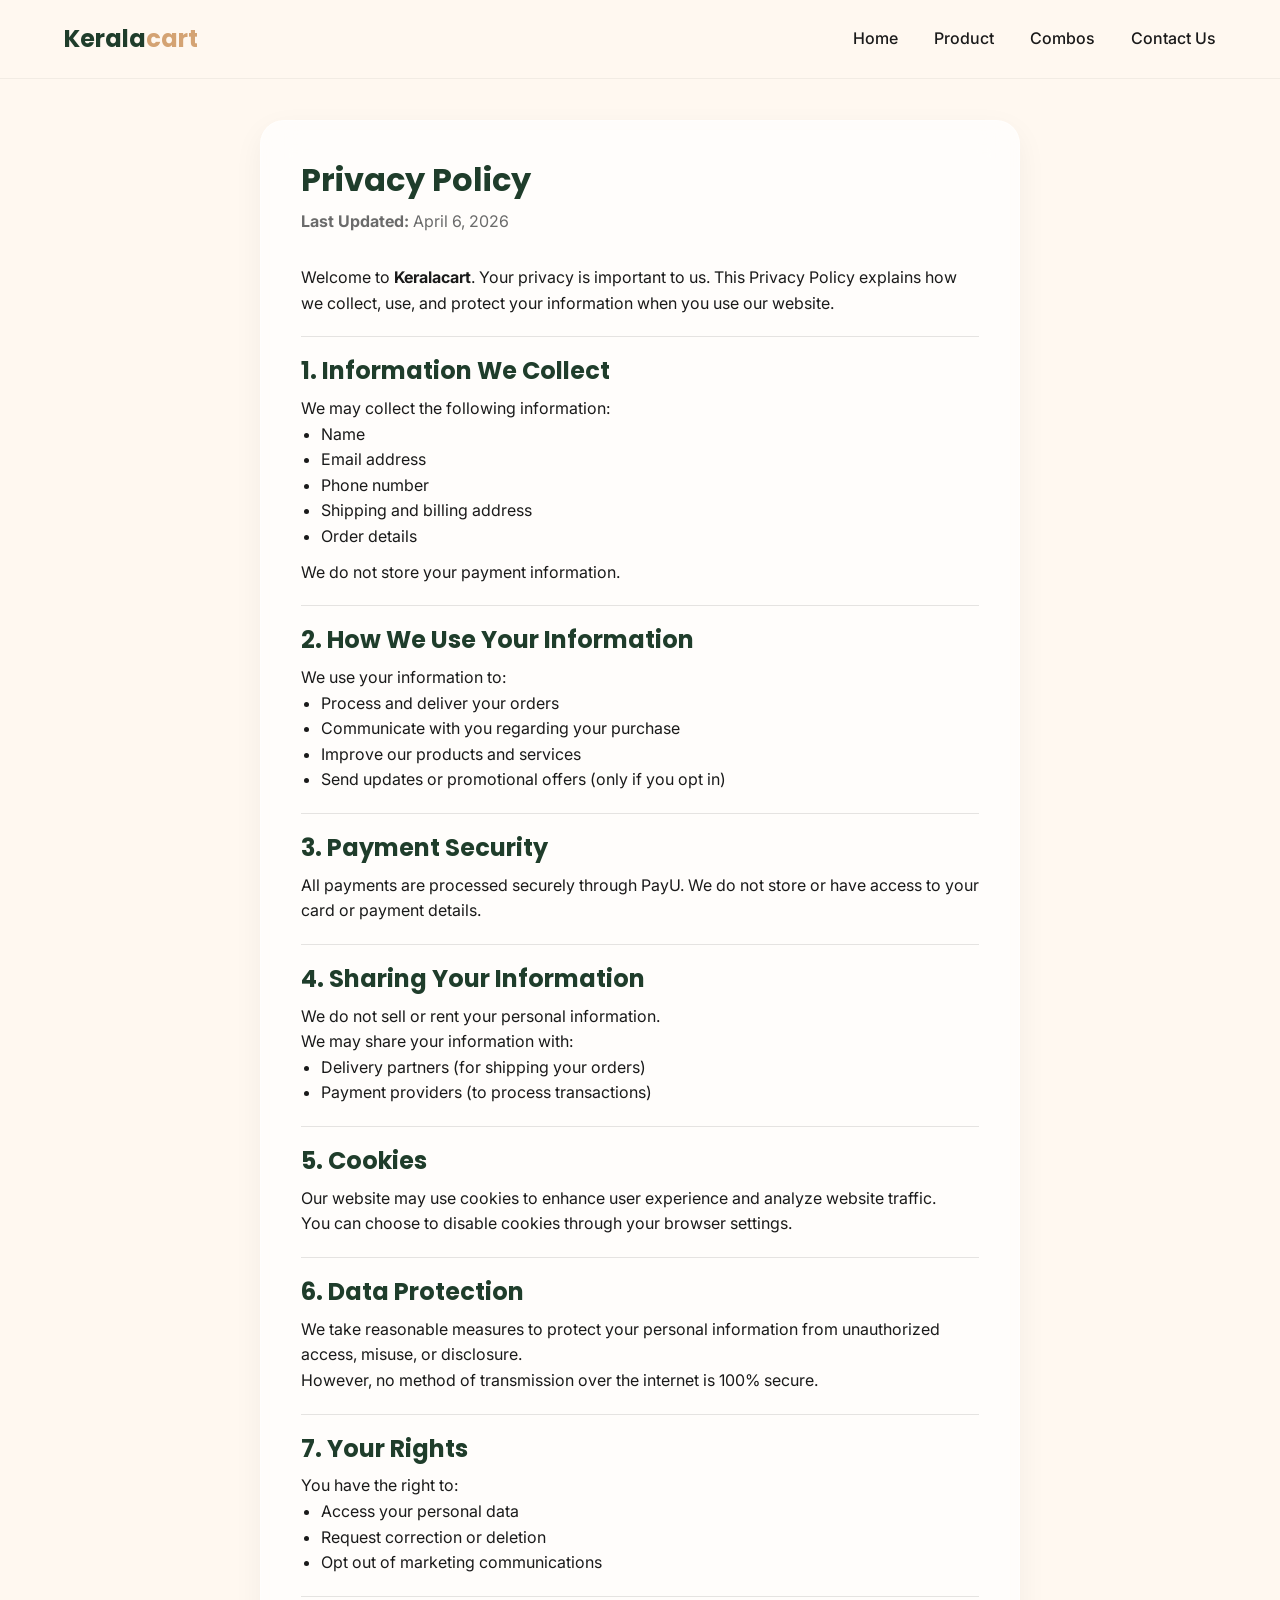
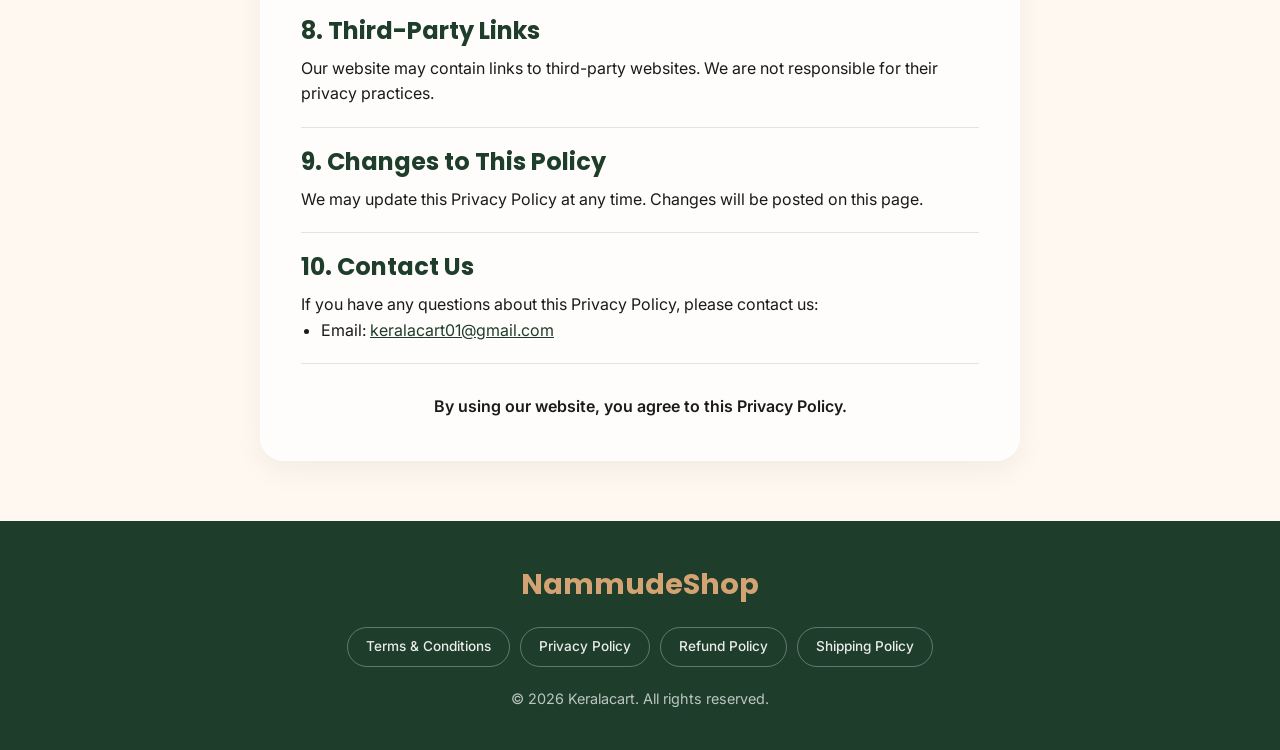
<file: privacy.html>
<!DOCTYPE html>
<html lang="en">
<head>
    <meta charset="UTF-8">
    <meta name="viewport" content="width=device-width, initial-scale=1.0">
    <title>Privacy Policy | Keralacart</title>
    <link rel="preconnect" href="https://fonts.googleapis.com">
    <link rel="preconnect" href="https://fonts.gstatic.com" crossorigin>
    <link href="https://fonts.googleapis.com/css2?family=Inter:wght@400;500;600&family=Poppins:wght@600;700&display=swap" rel="stylesheet">
    <link rel="stylesheet" href="style.css">
</head>
<body style="background-color: var(--background);">
    <!-- Navbar -->
    <header class="navbar">
        <div class="logo"><a href="index.html">Kerala<span>cart</span></a></div>
        <nav>
            <a href="index.html">Home</a>
            <a href="index.html#product">Product</a>
            <a href="index.html#pricing">Combos</a>
            <a href="index.html#contact">Contact Us</a>
        </nav>
    </header>

    <div class="container" style="padding-top: 120px; padding-bottom: 60px; max-width: 800px;">
        <div class="glass-panel" style="padding: 40px; text-align: left;">
            <h1 style="margin-bottom: 10px;">Privacy Policy</h1>
            <p style="color: var(--text-light); margin-bottom: 30px;"><strong>Last Updated:</strong> April 6, 2026</p>

            <p>Welcome to <strong>Keralacart</strong>. Your privacy is important to us. This Privacy Policy explains how we collect, use, and protect your information when you use our website.</p>
            <hr style="margin: 20px 0; border: none; border-top: 1px solid rgba(0,0,0,0.1);">

            <h2 style="font-size: 1.5rem; margin-top: 20px; margin-bottom: 10px;">1. Information We Collect</h2>
            <p>We may collect the following information:</p>
            <ul style="margin-left: 20px; margin-bottom: 10px;">
                <li>Name</li>
                <li>Email address</li>
                <li>Phone number</li>
                <li>Shipping and billing address</li>
                <li>Order details</li>
            </ul>
            <p>We do not store your payment information.</p>
            <hr style="margin: 20px 0; border: none; border-top: 1px solid rgba(0,0,0,0.1);">

            <h2 style="font-size: 1.5rem; margin-top: 20px; margin-bottom: 10px;">2. How We Use Your Information</h2>
            <p>We use your information to:</p>
            <ul style="margin-left: 20px; margin-bottom: 10px;">
                <li>Process and deliver your orders</li>
                <li>Communicate with you regarding your purchase</li>
                <li>Improve our products and services</li>
                <li>Send updates or promotional offers (only if you opt in)</li>
            </ul>
            <hr style="margin: 20px 0; border: none; border-top: 1px solid rgba(0,0,0,0.1);">

            <h2 style="font-size: 1.5rem; margin-top: 20px; margin-bottom: 10px;">3. Payment Security</h2>
            <p>All payments are processed securely through PayU. We do not store or have access to your card or payment details.</p>
            <hr style="margin: 20px 0; border: none; border-top: 1px solid rgba(0,0,0,0.1);">

            <h2 style="font-size: 1.5rem; margin-top: 20px; margin-bottom: 10px;">4. Sharing Your Information</h2>
            <p>We do not sell or rent your personal information.</p>
            <p>We may share your information with:</p>
            <ul style="margin-left: 20px; margin-bottom: 10px;">
                <li>Delivery partners (for shipping your orders)</li>
                <li>Payment providers (to process transactions)</li>
            </ul>
            <hr style="margin: 20px 0; border: none; border-top: 1px solid rgba(0,0,0,0.1);">

            <h2 style="font-size: 1.5rem; margin-top: 20px; margin-bottom: 10px;">5. Cookies</h2>
            <p>Our website may use cookies to enhance user experience and analyze website traffic.</p>
            <p>You can choose to disable cookies through your browser settings.</p>
            <hr style="margin: 20px 0; border: none; border-top: 1px solid rgba(0,0,0,0.1);">

            <h2 style="font-size: 1.5rem; margin-top: 20px; margin-bottom: 10px;">6. Data Protection</h2>
            <p>We take reasonable measures to protect your personal information from unauthorized access, misuse, or disclosure.</p>
            <p>However, no method of transmission over the internet is 100% secure.</p>
            <hr style="margin: 20px 0; border: none; border-top: 1px solid rgba(0,0,0,0.1);">

            <h2 style="font-size: 1.5rem; margin-top: 20px; margin-bottom: 10px;">7. Your Rights</h2>
            <p>You have the right to:</p>
            <ul style="margin-left: 20px; margin-bottom: 10px;">
                <li>Access your personal data</li>
                <li>Request correction or deletion</li>
                <li>Opt out of marketing communications</li>
            </ul>
            <hr style="margin: 20px 0; border: none; border-top: 1px solid rgba(0,0,0,0.1);">

            <h2 style="font-size: 1.5rem; margin-top: 20px; margin-bottom: 10px;">8. Third-Party Links</h2>
            <p>Our website may contain links to third-party websites. We are not responsible for their privacy practices.</p>
            <hr style="margin: 20px 0; border: none; border-top: 1px solid rgba(0,0,0,0.1);">

            <h2 style="font-size: 1.5rem; margin-top: 20px; margin-bottom: 10px;">9. Changes to This Policy</h2>
            <p>We may update this Privacy Policy at any time. Changes will be posted on this page.</p>
            <hr style="margin: 20px 0; border: none; border-top: 1px solid rgba(0,0,0,0.1);">

            <h2 style="font-size: 1.5rem; margin-top: 20px; margin-bottom: 10px;">10. Contact Us</h2>
            <p>If you have any questions about this Privacy Policy, please contact us:</p>
            <ul style="margin-left: 20px; margin-bottom: 10px;">
                <li>Email: <a href="mailto:keralacart01@gmail.com" style="color: var(--primary); text-decoration: underline;">keralacart01@gmail.com</a></li>
            </ul>
            <hr style="margin: 20px 0; border: none; border-top: 1px solid rgba(0,0,0,0.1);">

            <p style="font-weight: 600; text-align: center; margin-top: 30px;">By using our website, you agree to this Privacy Policy.</p>
        </div>
    </div>

    <!-- Footer -->
    <footer style="background-color: var(--primary); color: var(--white); padding: 40px 0; text-align: center;">
        <div class="container footer-content">
            <div class="footer-brand" style="font-family: var(--font-heading); font-size: 1.8rem; font-weight: 700; margin-bottom: 10px; color: var(--accent);">NammudeShop</div>
                        <div class="policy-links" style="margin: 20px 0;">
                <a href="terms.html">Terms & Conditions</a>
                <a href="privacy.html">Privacy Policy</a>
                <a href="refund.html">Refund Policy</a>
                <a href="shipping.html">Shipping Policy</a>
            </div>
            <p style="color: rgba(255,255,255,0.7); font-size: 0.9rem;">© 2026 Keralacart. All rights reserved.</p>
        </div>
    </footer>
</body>
</html>
</file>
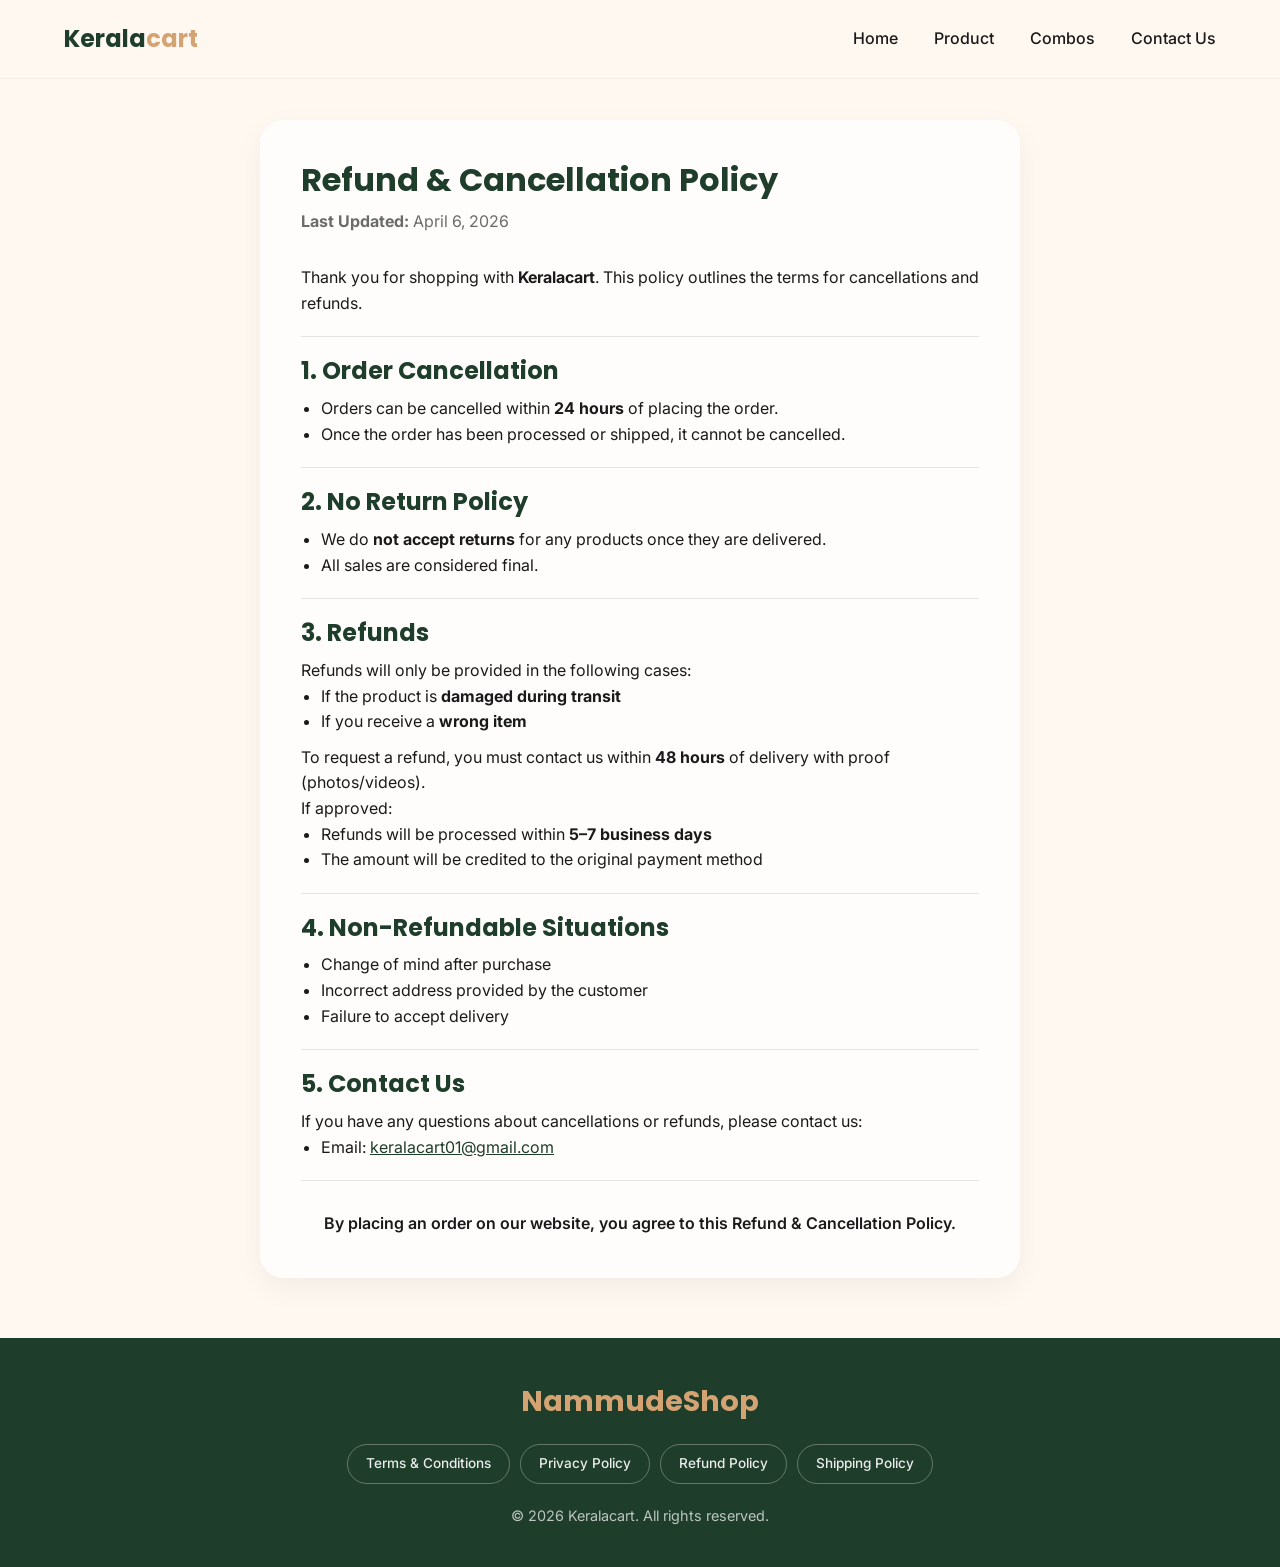
<file: refund.html>
<!DOCTYPE html>
<html lang="en">
<head>
    <meta charset="UTF-8">
    <meta name="viewport" content="width=device-width, initial-scale=1.0">
    <title>Refund & Cancellation Policy | Keralacart</title>
    <link rel="preconnect" href="https://fonts.googleapis.com">
    <link rel="preconnect" href="https://fonts.gstatic.com" crossorigin>
    <link href="https://fonts.googleapis.com/css2?family=Inter:wght@400;500;600&family=Poppins:wght@600;700&display=swap" rel="stylesheet">
    <link rel="stylesheet" href="style.css">
</head>
<body style="background-color: var(--background);">
    <!-- Navbar -->
    <header class="navbar">
        <div class="logo"><a href="index.html">Kerala<span>cart</span></a></div>
        <nav>
            <a href="index.html">Home</a>
            <a href="index.html#product">Product</a>
            <a href="index.html#pricing">Combos</a>
            <a href="index.html#contact">Contact Us</a>
        </nav>
    </header>

    <div class="container" style="padding-top: 120px; padding-bottom: 60px; max-width: 800px;">
        <div class="glass-panel" style="padding: 40px; text-align: left;">
            <h1 style="margin-bottom: 10px;">Refund & Cancellation Policy</h1>
            <p style="color: var(--text-light); margin-bottom: 30px;"><strong>Last Updated:</strong> April 6, 2026</p>

            <p>Thank you for shopping with <strong>Keralacart</strong>. This policy outlines the terms for cancellations and refunds.</p>
            <hr style="margin: 20px 0; border: none; border-top: 1px solid rgba(0,0,0,0.1);">

            <h2 style="font-size: 1.5rem; margin-top: 20px; margin-bottom: 10px;">1. Order Cancellation</h2>
            <ul style="margin-left: 20px; margin-bottom: 10px;">
                <li>Orders can be cancelled within <strong>24 hours</strong> of placing the order.</li>
                <li>Once the order has been processed or shipped, it cannot be cancelled.</li>
            </ul>
            <hr style="margin: 20px 0; border: none; border-top: 1px solid rgba(0,0,0,0.1);">

            <h2 style="font-size: 1.5rem; margin-top: 20px; margin-bottom: 10px;">2. No Return Policy</h2>
            <ul style="margin-left: 20px; margin-bottom: 10px;">
                <li>We do <strong>not accept returns</strong> for any products once they are delivered.</li>
                <li>All sales are considered final.</li>
            </ul>
            <hr style="margin: 20px 0; border: none; border-top: 1px solid rgba(0,0,0,0.1);">

            <h2 style="font-size: 1.5rem; margin-top: 20px; margin-bottom: 10px;">3. Refunds</h2>
            <p>Refunds will only be provided in the following cases:</p>
            <ul style="margin-left: 20px; margin-bottom: 10px;">
                <li>If the product is <strong>damaged during transit</strong></li>
                <li>If you receive a <strong>wrong item</strong></li>
            </ul>
            <p>To request a refund, you must contact us within <strong>48 hours</strong> of delivery with proof (photos/videos).</p>
            <p>If approved:</p>
            <ul style="margin-left: 20px; margin-bottom: 10px;">
                <li>Refunds will be processed within <strong>5–7 business days</strong></li>
                <li>The amount will be credited to the original payment method</li>
            </ul>
            <hr style="margin: 20px 0; border: none; border-top: 1px solid rgba(0,0,0,0.1);">

            <h2 style="font-size: 1.5rem; margin-top: 20px; margin-bottom: 10px;">4. Non-Refundable Situations</h2>
            <ul style="margin-left: 20px; margin-bottom: 10px;">
                <li>Change of mind after purchase</li>
                <li>Incorrect address provided by the customer</li>
                <li>Failure to accept delivery</li>
            </ul>
            <hr style="margin: 20px 0; border: none; border-top: 1px solid rgba(0,0,0,0.1);">

            <h2 style="font-size: 1.5rem; margin-top: 20px; margin-bottom: 10px;">5. Contact Us</h2>
            <p>If you have any questions about cancellations or refunds, please contact us:</p>
            <ul style="margin-left: 20px; margin-bottom: 10px;">
                <li>Email: <a href="mailto:keralacart01@gmail.com" style="color: var(--primary); text-decoration: underline;">keralacart01@gmail.com</a></li>
            </ul>
            <hr style="margin: 20px 0; border: none; border-top: 1px solid rgba(0,0,0,0.1);">

            <p style="font-weight: 600; text-align: center; margin-top: 30px;">By placing an order on our website, you agree to this Refund & Cancellation Policy.</p>
        </div>
    </div>

    <!-- Footer -->
    <footer style="background-color: var(--primary); color: var(--white); padding: 40px 0; text-align: center;">
        <div class="container footer-content">
            <div class="footer-brand" style="font-family: var(--font-heading); font-size: 1.8rem; font-weight: 700; margin-bottom: 10px; color: var(--accent);">NammudeShop</div>
                        <div class="policy-links" style="margin: 20px 0;">
                <a href="terms.html">Terms & Conditions</a>
                <a href="privacy.html">Privacy Policy</a>
                <a href="refund.html">Refund Policy</a>
                <a href="shipping.html">Shipping Policy</a>
            </div>
            <p style="color: rgba(255,255,255,0.7); font-size: 0.9rem;">© 2026 Keralacart. All rights reserved.</p>
        </div>
    </footer>
</body>
</html>
</file>
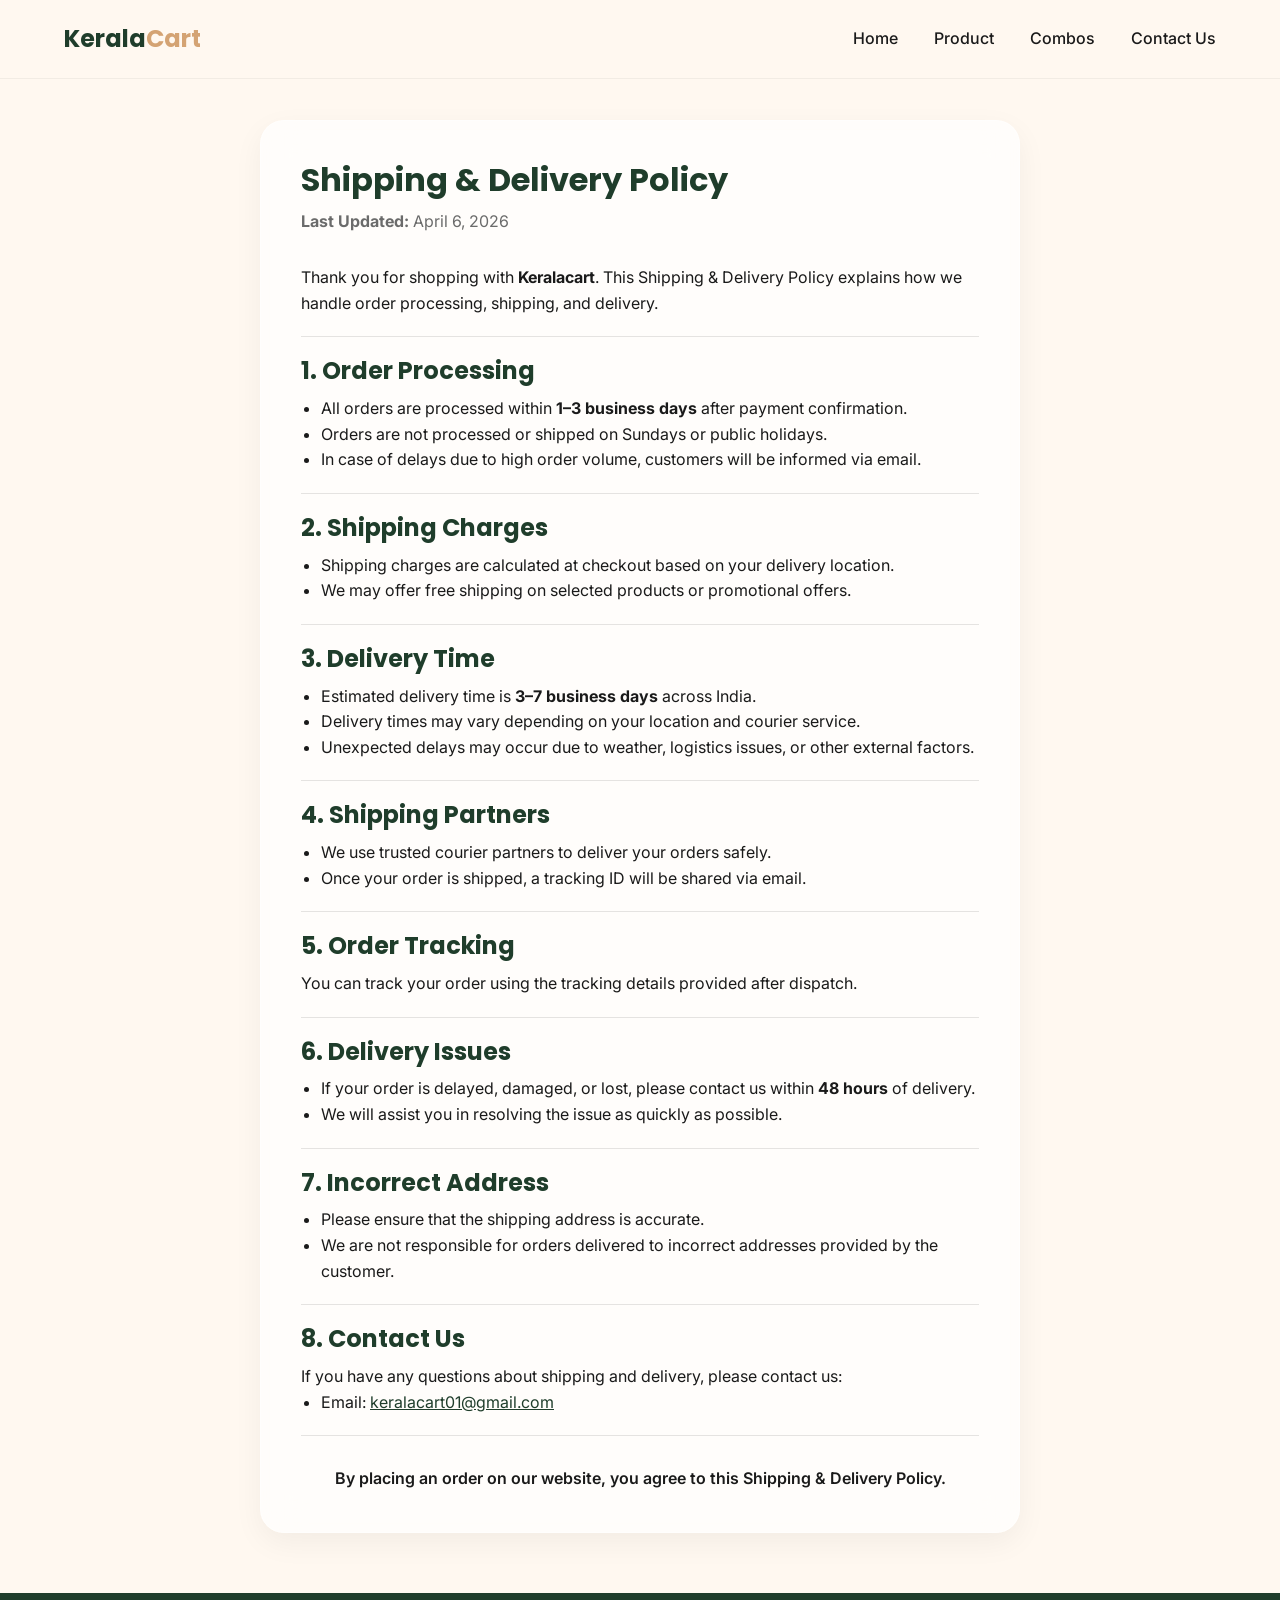
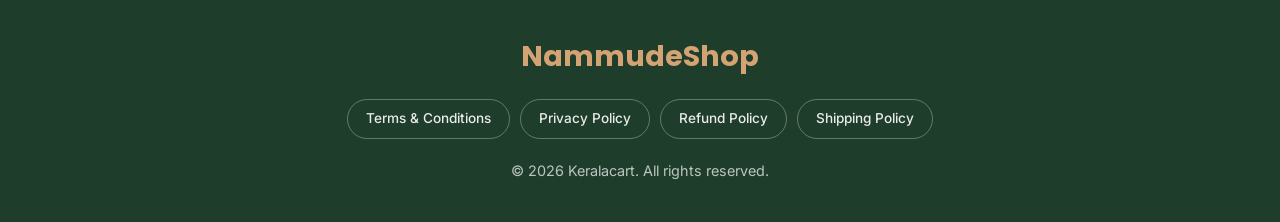
<file: shipping.html>
<!DOCTYPE html>
<html lang="en">
<head>
    <meta charset="UTF-8">
    <meta name="viewport" content="width=device-width, initial-scale=1.0">
    <title>Shipping & Delivery Policy | Keralacart</title>
    <link rel="preconnect" href="https://fonts.googleapis.com">
    <link rel="preconnect" href="https://fonts.gstatic.com" crossorigin>
    <link href="https://fonts.googleapis.com/css2?family=Inter:wght@400;500;600&family=Poppins:wght@600;700&display=swap" rel="stylesheet">
    <link rel="stylesheet" href="style.css">
</head>
<body style="background-color: var(--background);">
    <!-- Navbar -->
    <header class="navbar">
        <div class="logo"><a href="index.html">Kerala<span>Cart</span></a></div>
        <nav>
            <a href="index.html">Home</a>
            <a href="index.html#product">Product</a>
            <a href="index.html#pricing">Combos</a>
            <a href="index.html#contact">Contact Us</a>
        </nav>
    </header>

    <div class="container" style="padding-top: 120px; padding-bottom: 60px; max-width: 800px;">
        <div class="glass-panel" style="padding: 40px; text-align: left;">
            <h1 style="margin-bottom: 10px;">Shipping & Delivery Policy</h1>
            <p style="color: var(--text-light); margin-bottom: 30px;"><strong>Last Updated:</strong> April 6, 2026</p>

            <p>Thank you for shopping with <strong>Keralacart</strong>. This Shipping & Delivery Policy explains how we handle order processing, shipping, and delivery.</p>
            <hr style="margin: 20px 0; border: none; border-top: 1px solid rgba(0,0,0,0.1);">

            <h2 style="font-size: 1.5rem; margin-top: 20px; margin-bottom: 10px;">1. Order Processing</h2>
            <ul style="margin-left: 20px; margin-bottom: 10px;">
                <li>All orders are processed within <strong>1–3 business days</strong> after payment confirmation.</li>
                <li>Orders are not processed or shipped on Sundays or public holidays.</li>
                <li>In case of delays due to high order volume, customers will be informed via email.</li>
            </ul>
            <hr style="margin: 20px 0; border: none; border-top: 1px solid rgba(0,0,0,0.1);">

            <h2 style="font-size: 1.5rem; margin-top: 20px; margin-bottom: 10px;">2. Shipping Charges</h2>
            <ul style="margin-left: 20px; margin-bottom: 10px;">
                <li>Shipping charges are calculated at checkout based on your delivery location.</li>
                <li>We may offer free shipping on selected products or promotional offers.</li>
            </ul>
            <hr style="margin: 20px 0; border: none; border-top: 1px solid rgba(0,0,0,0.1);">

            <h2 style="font-size: 1.5rem; margin-top: 20px; margin-bottom: 10px;">3. Delivery Time</h2>
            <ul style="margin-left: 20px; margin-bottom: 10px;">
                <li>Estimated delivery time is <strong>3–7 business days</strong> across India.</li>
                <li>Delivery times may vary depending on your location and courier service.</li>
                <li>Unexpected delays may occur due to weather, logistics issues, or other external factors.</li>
            </ul>
            <hr style="margin: 20px 0; border: none; border-top: 1px solid rgba(0,0,0,0.1);">

            <h2 style="font-size: 1.5rem; margin-top: 20px; margin-bottom: 10px;">4. Shipping Partners</h2>
            <ul style="margin-left: 20px; margin-bottom: 10px;">
                <li>We use trusted courier partners to deliver your orders safely.</li>
                <li>Once your order is shipped, a tracking ID will be shared via email.</li>
            </ul>
            <hr style="margin: 20px 0; border: none; border-top: 1px solid rgba(0,0,0,0.1);">

            <h2 style="font-size: 1.5rem; margin-top: 20px; margin-bottom: 10px;">5. Order Tracking</h2>
            <p>You can track your order using the tracking details provided after dispatch.</p>
            <hr style="margin: 20px 0; border: none; border-top: 1px solid rgba(0,0,0,0.1);">

            <h2 style="font-size: 1.5rem; margin-top: 20px; margin-bottom: 10px;">6. Delivery Issues</h2>
            <ul style="margin-left: 20px; margin-bottom: 10px;">
                <li>If your order is delayed, damaged, or lost, please contact us within <strong>48 hours</strong> of delivery.</li>
                <li>We will assist you in resolving the issue as quickly as possible.</li>
            </ul>
            <hr style="margin: 20px 0; border: none; border-top: 1px solid rgba(0,0,0,0.1);">

            <h2 style="font-size: 1.5rem; margin-top: 20px; margin-bottom: 10px;">7. Incorrect Address</h2>
            <ul style="margin-left: 20px; margin-bottom: 10px;">
                <li>Please ensure that the shipping address is accurate.</li>
                <li>We are not responsible for orders delivered to incorrect addresses provided by the customer.</li>
            </ul>
            <hr style="margin: 20px 0; border: none; border-top: 1px solid rgba(0,0,0,0.1);">

            <h2 style="font-size: 1.5rem; margin-top: 20px; margin-bottom: 10px;">8. Contact Us</h2>
            <p>If you have any questions about shipping and delivery, please contact us:</p>
            <ul style="margin-left: 20px; margin-bottom: 10px;">
                <li>Email: <a href="mailto:keralacart01@gmail.com" style="color: var(--primary); text-decoration: underline;">keralacart01@gmail.com</a></li>
            </ul>
            <hr style="margin: 20px 0; border: none; border-top: 1px solid rgba(0,0,0,0.1);">

            <p style="font-weight: 600; text-align: center; margin-top: 30px;">By placing an order on our website, you agree to this Shipping & Delivery Policy.</p>
        </div>
    </div>

    <!-- Footer -->
    <footer style="background-color: var(--primary); color: var(--white); padding: 40px 0; text-align: center;">
        <div class="container footer-content">
            <div class="footer-brand" style="font-family: var(--font-heading); font-size: 1.8rem; font-weight: 700; margin-bottom: 10px; color: var(--accent);">NammudeShop</div>
                        <div class="policy-links" style="margin: 20px 0;">
                <a href="terms.html">Terms & Conditions</a>
                <a href="privacy.html">Privacy Policy</a>
                <a href="refund.html">Refund Policy</a>
                <a href="shipping.html">Shipping Policy</a>
            </div>
            <p style="color: rgba(255,255,255,0.7); font-size: 0.9rem;">© 2026 Keralacart. All rights reserved.</p>
        </div>
    </footer>
</body>
</html>
</file>
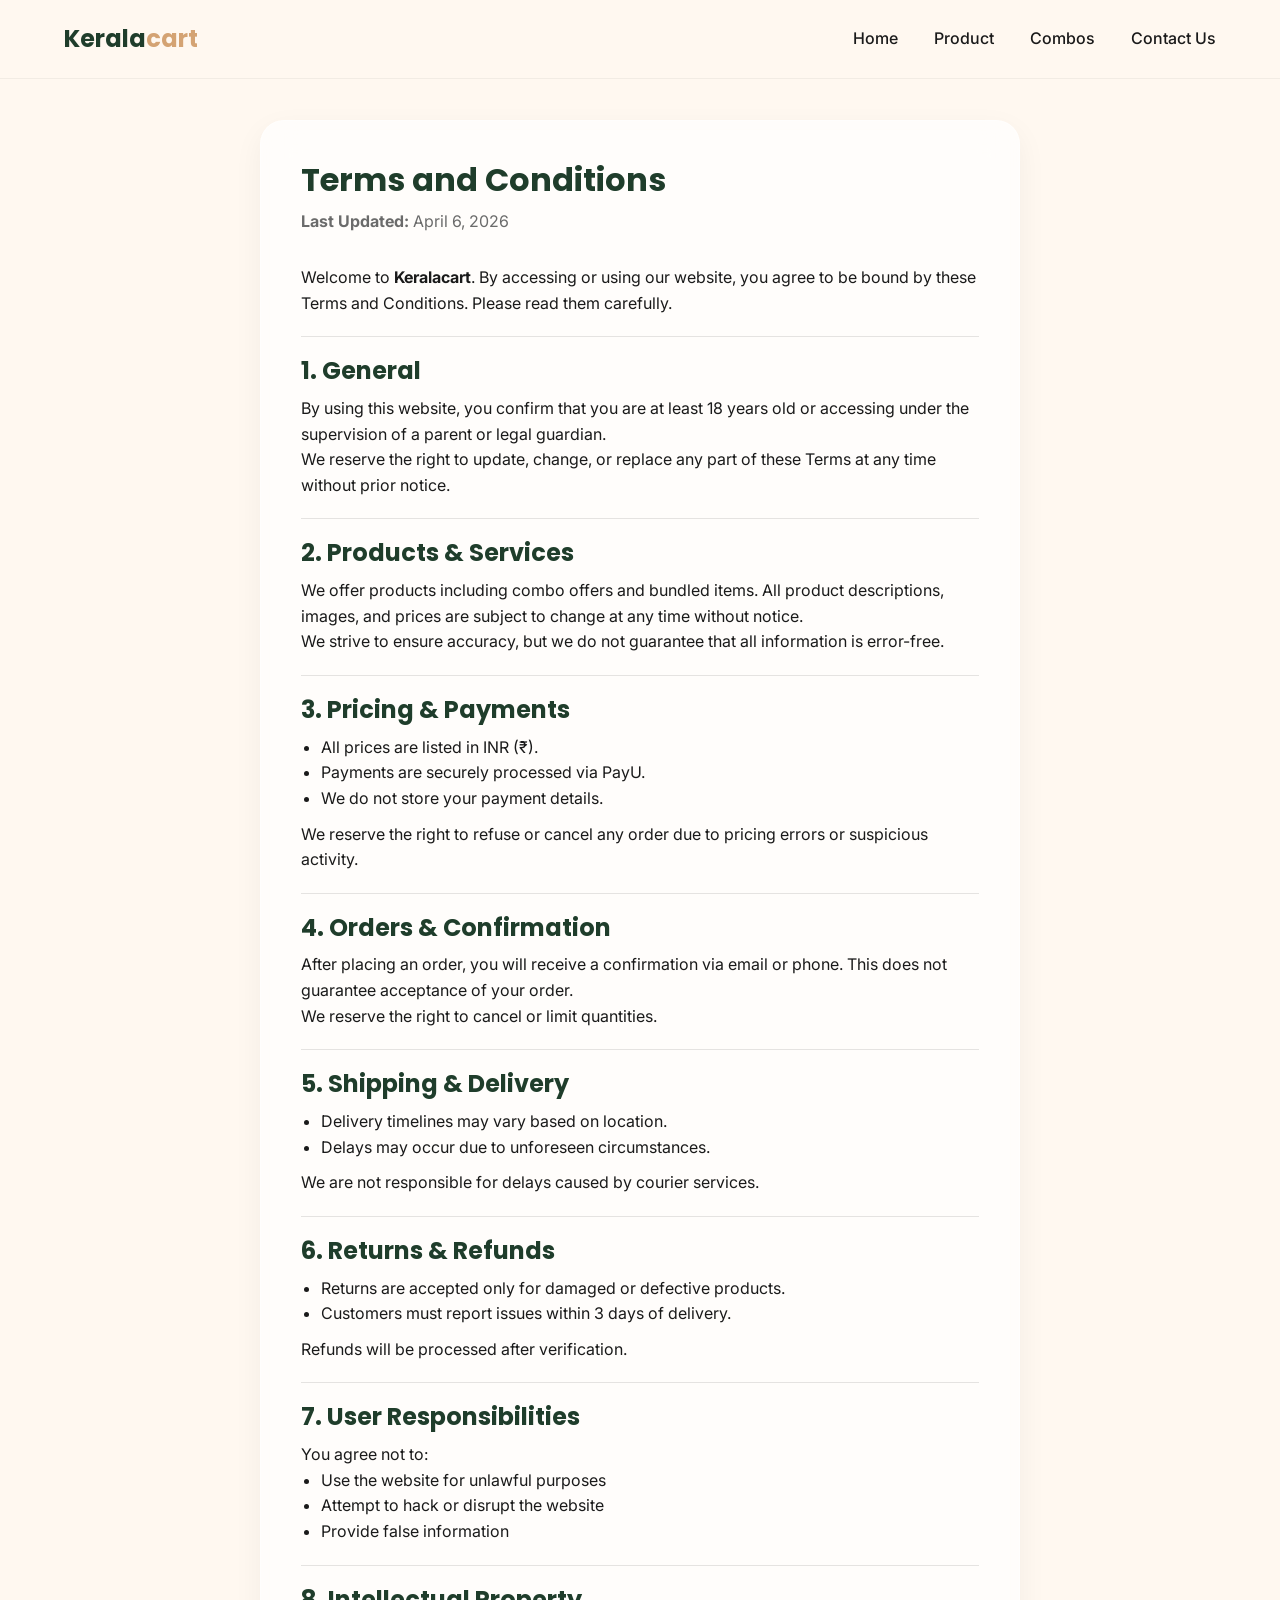
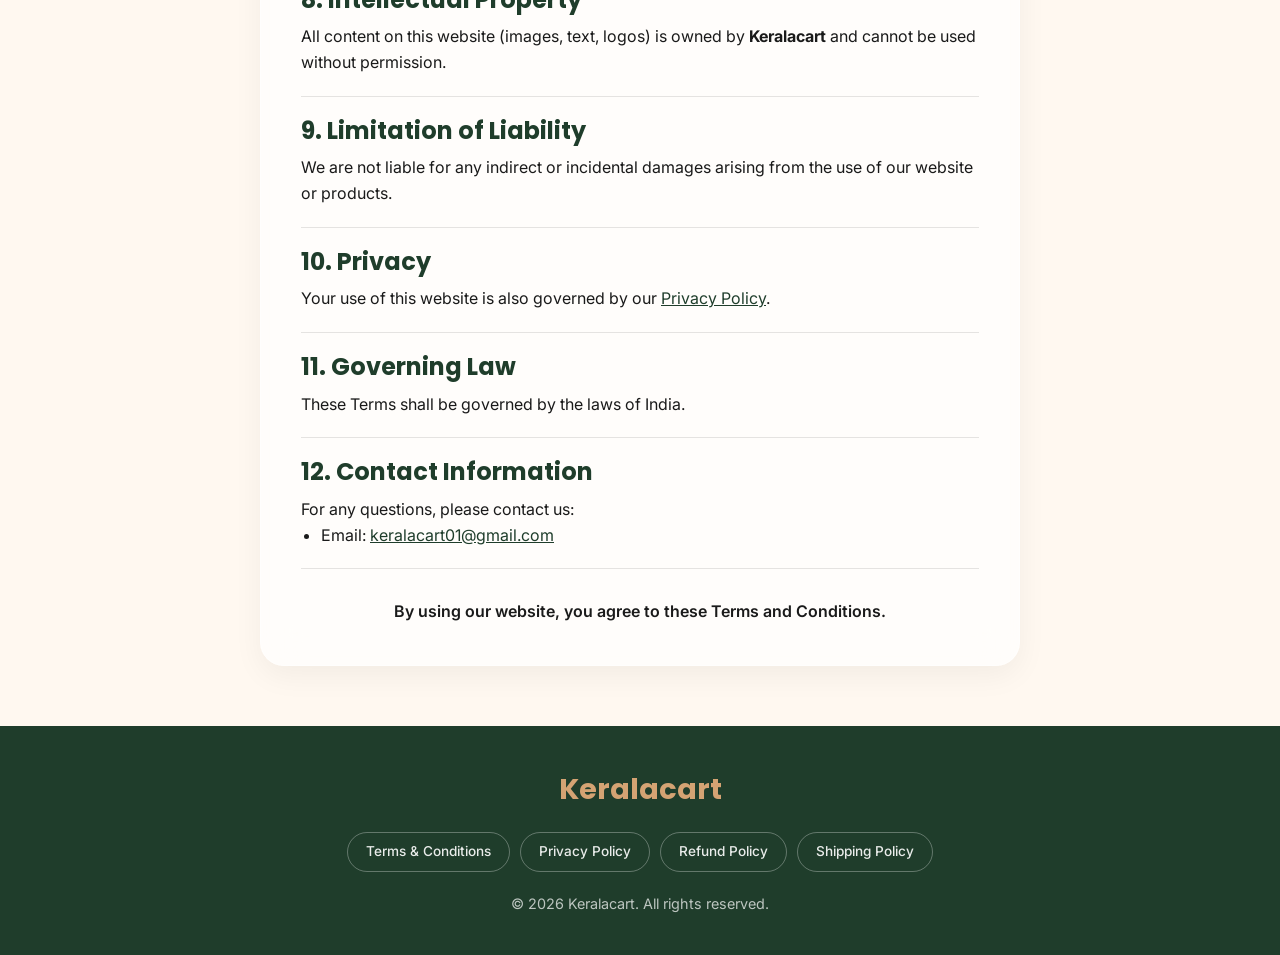
<file: terms.html>
<!DOCTYPE html>
<html lang="en">
<head>
    <meta charset="UTF-8">
    <meta name="viewport" content="width=device-width, initial-scale=1.0">
    <title>Terms and Conditions | Keralacart</title>
    <link rel="preconnect" href="https://fonts.googleapis.com">
    <link rel="preconnect" href="https://fonts.gstatic.com" crossorigin>
    <link href="https://fonts.googleapis.com/css2?family=Inter:wght@400;500;600&family=Poppins:wght@600;700&display=swap" rel="stylesheet">
    <link rel="stylesheet" href="style.css">
</head>
<body style="background-color: var(--background);">
    <!-- Navbar -->
    <header class="navbar">
        <div class="logo"><a href="index.html">Kerala<span>cart</span></a></div>
        <nav>
            <a href="index.html">Home</a>
            <a href="index.html#product">Product</a>
            <a href="index.html#pricing">Combos</a>
            <a href="index.html#contact">Contact Us</a>
        </nav>
    </header>

    <div class="container" style="padding-top: 120px; padding-bottom: 60px; max-width: 800px;">
        <div class="glass-panel" style="padding: 40px; text-align: left;">
            <h1 style="margin-bottom: 10px;">Terms and Conditions</h1>
            <p style="color: var(--text-light); margin-bottom: 30px;"><strong>Last Updated:</strong> April 6, 2026</p>

            <p>Welcome to <strong>Keralacart</strong>. By accessing or using our website, you agree to be bound by these Terms and Conditions. Please read them carefully.</p>
            <hr style="margin: 20px 0; border: none; border-top: 1px solid rgba(0,0,0,0.1);">

            <h2 style="font-size: 1.5rem; margin-top: 20px; margin-bottom: 10px;">1. General</h2>
            <p>By using this website, you confirm that you are at least 18 years old or accessing under the supervision of a parent or legal guardian.</p>
            <p>We reserve the right to update, change, or replace any part of these Terms at any time without prior notice.</p>
            <hr style="margin: 20px 0; border: none; border-top: 1px solid rgba(0,0,0,0.1);">

            <h2 style="font-size: 1.5rem; margin-top: 20px; margin-bottom: 10px;">2. Products & Services</h2>
            <p>We offer products including combo offers and bundled items. All product descriptions, images, and prices are subject to change at any time without notice.</p>
            <p>We strive to ensure accuracy, but we do not guarantee that all information is error-free.</p>
            <hr style="margin: 20px 0; border: none; border-top: 1px solid rgba(0,0,0,0.1);">

            <h2 style="font-size: 1.5rem; margin-top: 20px; margin-bottom: 10px;">3. Pricing & Payments</h2>
            <ul style="margin-left: 20px; margin-bottom: 10px;">
                <li>All prices are listed in INR (₹).</li>
                <li>Payments are securely processed via PayU.</li>
                <li>We do not store your payment details.</li>
            </ul>
            <p>We reserve the right to refuse or cancel any order due to pricing errors or suspicious activity.</p>
            <hr style="margin: 20px 0; border: none; border-top: 1px solid rgba(0,0,0,0.1);">

            <h2 style="font-size: 1.5rem; margin-top: 20px; margin-bottom: 10px;">4. Orders & Confirmation</h2>
            <p>After placing an order, you will receive a confirmation via email or phone. This does not guarantee acceptance of your order.</p>
            <p>We reserve the right to cancel or limit quantities.</p>
            <hr style="margin: 20px 0; border: none; border-top: 1px solid rgba(0,0,0,0.1);">

            <h2 style="font-size: 1.5rem; margin-top: 20px; margin-bottom: 10px;">5. Shipping & Delivery</h2>
            <ul style="margin-left: 20px; margin-bottom: 10px;">
                <li>Delivery timelines may vary based on location.</li>
                <li>Delays may occur due to unforeseen circumstances.</li>
            </ul>
            <p>We are not responsible for delays caused by courier services.</p>
            <hr style="margin: 20px 0; border: none; border-top: 1px solid rgba(0,0,0,0.1);">

            <h2 style="font-size: 1.5rem; margin-top: 20px; margin-bottom: 10px;">6. Returns & Refunds</h2>
            <ul style="margin-left: 20px; margin-bottom: 10px;">
                <li>Returns are accepted only for damaged or defective products.</li>
                <li>Customers must report issues within 3 days of delivery.</li>
            </ul>
            <p>Refunds will be processed after verification.</p>
            <hr style="margin: 20px 0; border: none; border-top: 1px solid rgba(0,0,0,0.1);">

            <h2 style="font-size: 1.5rem; margin-top: 20px; margin-bottom: 10px;">7. User Responsibilities</h2>
            <p>You agree not to:</p>
            <ul style="margin-left: 20px; margin-bottom: 10px;">
                <li>Use the website for unlawful purposes</li>
                <li>Attempt to hack or disrupt the website</li>
                <li>Provide false information</li>
            </ul>
            <hr style="margin: 20px 0; border: none; border-top: 1px solid rgba(0,0,0,0.1);">

            <h2 style="font-size: 1.5rem; margin-top: 20px; margin-bottom: 10px;">8. Intellectual Property</h2>
            <p>All content on this website (images, text, logos) is owned by <strong>Keralacart</strong> and cannot be used without permission.</p>
            <hr style="margin: 20px 0; border: none; border-top: 1px solid rgba(0,0,0,0.1);">

            <h2 style="font-size: 1.5rem; margin-top: 20px; margin-bottom: 10px;">9. Limitation of Liability</h2>
            <p>We are not liable for any indirect or incidental damages arising from the use of our website or products.</p>
            <hr style="margin: 20px 0; border: none; border-top: 1px solid rgba(0,0,0,0.1);">

            <h2 style="font-size: 1.5rem; margin-top: 20px; margin-bottom: 10px;">10. Privacy</h2>
            <p>Your use of this website is also governed by our <a href="privacy.html" style="color: var(--primary); text-decoration: underline;">Privacy Policy</a>.</p>
            <hr style="margin: 20px 0; border: none; border-top: 1px solid rgba(0,0,0,0.1);">

            <h2 style="font-size: 1.5rem; margin-top: 20px; margin-bottom: 10px;">11. Governing Law</h2>
            <p>These Terms shall be governed by the laws of India.</p>
            <hr style="margin: 20px 0; border: none; border-top: 1px solid rgba(0,0,0,0.1);">

            <h2 style="font-size: 1.5rem; margin-top: 20px; margin-bottom: 10px;">12. Contact Information</h2>
            <p>For any questions, please contact us:</p>
            <ul style="margin-left: 20px; margin-bottom: 10px;">
                <li>Email: <a href="mailto:keralacart01@gmail.com" style="color: var(--primary); text-decoration: underline;">keralacart01@gmail.com</a></li>
            </ul>
            <hr style="margin: 20px 0; border: none; border-top: 1px solid rgba(0,0,0,0.1);">

            <p style="font-weight: 600; text-align: center; margin-top: 30px;">By using our website, you agree to these Terms and Conditions.</p>
        </div>
    </div>

    <!-- Footer -->
    <footer style="background-color: var(--primary); color: var(--white); padding: 40px 0; text-align: center;">
        <div class="container footer-content">
            <div class="footer-brand" style="font-family: var(--font-heading); font-size: 1.8rem; font-weight: 700; margin-bottom: 10px; color: var(--accent);">Keralacart</div>
                        <div class="policy-links" style="margin: 20px 0;">
                <a href="terms.html">Terms & Conditions</a>
                <a href="privacy.html">Privacy Policy</a>
                <a href="refund.html">Refund Policy</a>
                <a href="shipping.html">Shipping Policy</a>
            </div>
            <p style="color: rgba(255,255,255,0.7); font-size: 0.9rem;">© 2026 Keralacart. All rights reserved.</p>
        </div>
    </footer>
</body>
</html>
</file>
<file: style.css>
/* =========================================================================
   NAMMUDESHOP GLOBAL STYLES (Vanilla CSS)
   ========================================================================= */

:root {
    /* Color Palette */
    --primary: #1F3D2B; /* Deep Green */
    --primary-hover: #162E20;
    --background: #FFF8F0; /* Warm Cream */
    --accent: #D4A373; /* Soft Gold */
    --accent-hover: #C59362;
    --text-dark: #1A1A1A;
    --text-light: #6B6B6B;
    --white: #FFFFFF;
    
    /* UI Elements */
    --border-radius: 10px;
    --shadow-soft: 0 10px 30px rgba(0,0,0,0.05);
    --shadow-hover: 0 15px 40px rgba(0,0,0,0.1);
    --glass-bg: rgba(255, 255, 255, 0.7);
    --glass-border: rgba(255, 255, 255, 0.4);
    
    /* Typography */
    --font-heading: 'Poppins', sans-serif;
    --font-body: 'Inter', sans-serif;
}

/* ================== BASIC RESET ================== */
* {
    margin: 0;
    padding: 0;
    box-sizing: border-box;
}

html {
    scroll-behavior: smooth;
    font-size: 16px;
}

body {
    font-family: var(--font-body);
    background-color: var(--background);
    color: var(--text-dark);
    line-height: 1.6;
    overflow-x: hidden;
}

h1, h2, h3, h4, h5, h6 {
    font-family: var(--font-heading);
    font-weight: 700;
    line-height: 1.2;
    color: var(--primary);
}

a {
    text-decoration: none;
    color: inherit;
}

.container {
    width: 100%;
    max-width: 1400px;
    margin: 0 auto;
    padding: 0 20px;
}

/* ================== ANIMATIONS ================== */
@keyframes fadeInUp {
    from {
        opacity: 0;
        transform: translateY(30px);
    }
    to {
        opacity: 1;
        transform: translateY(0);
    }
}

@keyframes pulseEffect {
    0% { transform: scale(1); }
    50% { transform: scale(1.05); }
    100% { transform: scale(1); }
}

.fade-in-up {
    animation: fadeInUp 0.8s ease forwards;
    opacity: 0;
}

.delay-1 { animation-delay: 0.2s; }
.delay-2 { animation-delay: 0.4s; }
.delay-3 { animation-delay: 0.6s; }

/* ================== NAVBAR ================== */
.navbar {
    position: fixed;
    top: 0;
    left: 0;
    width: 100%;
    display: flex;
    justify-content: space-between;
    align-items: center;
    padding: 20px 5%;
    z-index: 1000;
    background: rgba(255, 248, 240, 0.9);
    backdrop-filter: blur(10px);
    border-bottom: 1px solid rgba(0,0,0,0.05);
    transition: all 0.3s ease;
}

.navbar .logo {
    font-family: var(--font-heading);
    font-size: 1.5rem;
    font-weight: 700;
    color: var(--primary);
    cursor: pointer;
}

.navbar .logo span {
    color: var(--accent);
}

.navbar nav a {
    margin-left: 2rem;
    font-weight: 500;
    font-size: 1rem;
    transition: color 0.3s ease;
}

.navbar nav a:hover {
    color: var(--accent);
}

/* ================== SEQUENCE ANIMATION SECTION ================== */
#features-sequence {
    position: relative;
    height: 400vh; /* creates scrolling space for 4 scroll phases */
    background-color: var(--background);
    margin-top: 70px; /* offset for navbar to not cover it immediately */
}

.sequence-sticky {
    position: sticky;
    top: 70px; /* Offset for navbar */
    height: calc(100vh - 70px); /* Fit within screen excluding navbar */
    width: 100%;
    overflow: hidden;
    display: flex;
    justify-content: center;
    align-items: center;
}

#sequence-canvas {
    width: 100%;
    height: 100%;
    max-width: 100%;
    max-height: 100%;
    object-fit: cover; /* ensures the animation fills the entire block without side spaces */
    pointer-events: none; /* text on top can be selected */
}



/* ================== HERO SECTION ================== */
.hero {
    position: relative;
    height: 100vh;
    min-height: 600px;
    overflow: hidden;
    display: flex;
    align-items: center;
    justify-content: center;
    text-align: center;
    padding-top: 80px; /* Offset for navbar */
}

.hero-media {
    position: absolute;
    inset: 0;
    z-index: 0;
    overflow: hidden;
}

.hero-media img {
    position: absolute;
    top: -8%;
    left: 0;
    width: 100%;
    height: 118%;
    object-fit: cover;
    object-position: 50% 20%;
    will-change: transform;
}

.hero-overlay {
    position: absolute;
    top: 0;
    left: 0;
    width: 100%;
    height: 100%;
    background: linear-gradient(to bottom, rgba(255,248,240,0.55) 0%, rgba(255,248,240,0.92) 100%);
    z-index: 1;
}

.hero-content {
    position: relative;
    z-index: 2;
    max-width: 800px;
    padding: 0 20px;
}

.badge {
    display: inline-block;
    padding: 6px 16px;
    background-color: var(--accent);
    color: var(--white);
    border-radius: 50px;
    font-size: 0.9rem;
    font-weight: 600;
    margin-bottom: 20px;
    letter-spacing: 1px;
    text-transform: uppercase;
}

.hero h1 {
    font-size: 4rem;
    margin-bottom: 15px;
    color: var(--primary);
    text-shadow: 0 4px 15px rgba(255,255,255,0.7);
}

.hero p {
    font-size: 1.5rem;
    color: var(--text-dark);
    margin-bottom: 40px;
    font-weight: 500;
}

.trust-text {
    margin-top: 15px !important;
    font-size: 0.95rem !important;
    color: var(--text-light) !important;
    font-weight: 500 !important;
}

/* BUTTONS */
.btn {
    display: inline-block;
    padding: 14px 32px;
    border-radius: var(--border-radius);
    font-weight: 600;
    font-size: 1.1rem;
    text-align: center;
    cursor: pointer;
    border: none;
    transition: all 0.3s ease;
    box-shadow: 0 4px 15px rgba(0,0,0,0.1);
    font-family: var(--font-body);
}

.btn-primary {
    background-color: var(--primary);
    color: var(--white);
}

.btn-primary:hover {
    background-color: var(--primary-hover);
    transform: translateY(-3px);
    box-shadow: 0 8px 25px rgba(31, 61, 43, 0.4);
}

.btn-secondary {
    background-color: var(--accent);
    color: var(--white);
}

.btn-secondary:hover {
    background-color: var(--accent-hover);
    transform: translateY(-3px);
    box-shadow: 0 8px 25px rgba(212, 163, 115, 0.4);
}

.btn-large {
    padding: 16px 40px;
    font-size: 1.2rem;
}

/* ================== PRODUCT HIGHLIGHT ================== */
.product-highlight {
    padding: 100px 0;
    background-color: var(--background);
}

.glass-panel {
    background: var(--glass-bg);
    border: 1px solid var(--glass-border);
    border-radius: 24px;
    padding: 60px;
    box-shadow: var(--shadow-soft);
    backdrop-filter: blur(20px);
}

.product-split {
    display: flex;
    align-items: center;
    gap: 60px;
}

.product-image-wrapper {
    flex: 1;
    text-align: center;
}

.main-product-img {
    width: 100%;
    max-width: 450px;
    border-radius: 20px;
    box-shadow: var(--shadow-soft);
    object-fit: cover;
    transition: transform 0.4s ease, opacity 0.2s ease;
}

.main-product-img:hover {
    transform: scale(1.02);
}

.color-options {
    margin-top: 25px;
    display: flex;
    align-items: center;
    justify-content: center;
    gap: 15px;
}

.color-dot {
    width: 24px;
    height: 24px;
    border-radius: 50%;
    display: inline-block;
    cursor: pointer;
    border: 2px solid transparent;
    transition: all 0.3s ease;
}

.color-dot.green { background-color: #556B2F; }
.color-dot.pink { background-color: #FFB6C1; }
.color-dot.active {
    transform: scale(1.2);
    border: 2px solid var(--primary);
    padding: 2px;
    background-clip: content-box;
}

/* Thumbnail gallery under the main product photo */
.thumb {
    width: 64px;
    height: 64px;
    object-fit: cover;
    border-radius: 8px;
    cursor: pointer;
    border: 2px solid transparent;
    opacity: 0.65;
    transition: opacity 0.3s ease, border-color 0.3s ease, transform 0.3s ease;
}

.thumb:hover,
.thumb:focus-visible {
    opacity: 1;
    transform: translateY(-2px);
}

.thumb.active {
    opacity: 1;
    border-color: var(--primary);
}

.color-label {
    margin-top: 12px;
    font-size: 0.95rem;
    color: var(--text-light);
    font-weight: 500;
}

.product-info {
    flex: 1;
}

.section-title {
    font-size: 2.5rem;
    margin-bottom: 20px;
}

.description {
    font-size: 1.15rem;
    color: var(--text-light);
    margin-bottom: 30px;
}

.features-list {
    list-style: none;
    margin-bottom: 40px;
}

.features-list li {
    font-size: 1.1rem;
    margin-bottom: 12px;
    display: flex;
    align-items: center;
    font-weight: 500;
}

.check {
    color: var(--accent);
    font-weight: bold;
    margin-right: 10px;
    font-size: 1.2rem;
}

/* ================== PRICING SECTION ================== */
.pricing {
    padding: 100px 0;
    background-color: var(--white);
}

.section-header {
    text-align: center;
    margin-bottom: 60px;
}

.section-header h2 {
    font-size: 2.8rem;
    margin-bottom: 15px;
}

.section-header p {
    font-size: 1.2rem;
    color: var(--text-light);
}

.pricing-grid {
    display: grid;
    grid-template-columns: repeat(4, 1fr);
    gap: 20px;
    align-items: stretch;
}

.pricing-card {
    background: var(--background);
    border-radius: var(--border-radius);
    padding: 40px 30px;
    text-align: center;
    position: relative;
    box-shadow: var(--shadow-soft);
    transition: all 0.4s ease;
    display: flex;
    flex-direction: column;
    justify-content: space-between;
    border: 1px solid rgba(0,0,0,0.03);
}

.pricing-card:hover {
    transform: translateY(-10px);
    box-shadow: var(--shadow-hover);
}

.card-img {
    width: 100%;
    height: 240px;
    object-fit: contain;
    object-position: center;
    background-color: var(--background);
    border-radius: 8px;
    margin-bottom: 25px;
    padding: 10px;
    transition: transform 0.4s ease;
}

.combo-img {
    height: 200px;
}

.pricing-card:hover .card-img {
    transform: scale(1.05);
}

.card-title {
    font-size: 1.4rem;
    margin-bottom: 10px;
    text-transform: uppercase;
    letter-spacing: 1px;
}

.price {
    font-size: 2.5rem;
    font-weight: 700;
    font-family: var(--font-heading);
    color: var(--primary);
    margin-bottom: 25px;
}

.old-price {
    font-size: 1.3rem;
    color: var(--text-light);
    text-decoration: line-through;
    margin-right: 10px;
    display: inline-block;
}

.new-price {
    color: var(--text-dark);
}

.card-desc {
    font-size: 0.95rem;
    color: var(--text-light);
    margin-bottom: 30px;
    line-height: 1.5;
}

.card-badge {
    position: absolute;
    top: -15px;
    left: 50%;
    transform: translateX(-50%);
    background: var(--primary);
    color: var(--white);
    padding: 6px 20px;
    border-radius: 20px;
    font-weight: 600;
    font-size: 0.85rem;
    white-space: nowrap;
    box-shadow: 0 4px 10px rgba(0,0,0,0.15);
    z-index: 2;
}

.card-badge.secondary {
    background: #8FA396;
}

.card-badge.fire {
    background: #E63946;
}

.promo-card {
    border: 2px solid var(--primary);
    background: var(--white);
}

.most-popular {
    border: 2px solid var(--accent);
    transform: scale(1.03);
    z-index: 1;
}

.most-popular:hover {
    transform: scale(1.03) translateY(-10px);
}

.buy-btn {
    width: 100%;
}

.pop-pulse {
    animation: pulseEffect 2s infinite;
}

/* ================== REVIEWS ================== */
.reviews {
    padding: 100px 0;
    background-color: var(--background);
}

.reviews-toggle-wrapper {
    display: flex;
    justify-content: center;
    margin-bottom: 10px;
}

.reviews-grid {
    display: grid;
    grid-template-columns: repeat(3, 1fr);
    gap: 24px;
    max-height: 0;
    opacity: 0;
    overflow: hidden;
    margin-top: 0;
    transition: max-height 0.7s ease, opacity 0.5s ease, margin-top 0.5s ease;
}

.reviews-grid.is-open {
    max-height: 2400px;
    opacity: 1;
    margin-top: 50px;
}

.review-card {
    background: var(--white);
    border-radius: var(--border-radius);
    padding: 30px;
    box-shadow: var(--shadow-soft);
    border: 1px solid rgba(0,0,0,0.03);
}

.stars {
    color: var(--accent);
    font-size: 1.1rem;
    letter-spacing: 2px;
    margin-bottom: 14px;
}

.review-text {
    font-size: 1rem;
    color: var(--text-dark);
    margin-bottom: 18px;
    line-height: 1.6;
}

.review-author {
    font-size: 0.9rem;
    color: var(--text-light);
    font-weight: 600;
}

/* ================== CONTACT ================== */
.contact-section {
    padding: 100px 0;
    background-color: var(--white);
}

.contact-panel {
    max-width: 700px;
    margin: 0 auto;
}

.contact-form {
    display: flex;
    flex-direction: column;
    gap: 20px;
    text-align: left;
}

.form-row {
    display: flex;
    flex-direction: column;
    gap: 8px;
}

.form-row label {
    font-size: 0.95rem;
    font-weight: 600;
    color: var(--primary);
}

.form-row input,
.form-row textarea {
    font-family: var(--font-body);
    font-size: 1rem;
    color: var(--text-dark);
    padding: 14px 16px;
    border: 1px solid rgba(0,0,0,0.12);
    border-radius: var(--border-radius);
    background-color: var(--background);
    transition: border-color 0.3s ease, box-shadow 0.3s ease;
}

.form-row input:focus,
.form-row textarea:focus {
    outline: none;
    border-color: var(--accent);
    box-shadow: 0 0 0 3px rgba(212, 163, 115, 0.25);
}

.form-row textarea {
    resize: vertical;
    min-height: 120px;
}

.contact-form .btn {
    align-self: flex-start;
}

.form-note {
    font-size: 0.9rem;
    color: var(--text-light);
    margin-top: -8px;
}

.form-note.form-success {
    color: var(--primary);
    font-weight: 600;
}

.hp-field {
    position: absolute;
    left: -9999px;
    width: 1px;
    height: 1px;
    overflow: hidden;
}

/* ================== FOOTER ================== */
footer {
    background-color: var(--primary);
    color: var(--white);
    padding: 40px 0;
    text-align: center;
}

.footer-brand {
    font-family: var(--font-heading);
    font-size: 1.8rem;
    font-weight: 700;
    margin-bottom: 10px;
    color: var(--accent);
}

footer p {
    color: rgba(255,255,255,0.7);
    font-size: 0.9rem;
}

.policy-links {
    display: flex;
    flex-wrap: wrap;
    justify-content: center;
    gap: 10px;
    margin: 22px 0;
}

.policy-links a {
    padding: 8px 18px;
    border: 1px solid rgba(255,255,255,0.3);
    border-radius: 50px;
    font-size: 0.85rem;
    font-weight: 500;
    color: rgba(255,255,255,0.9);
    transition: background-color 0.3s ease, border-color 0.3s ease, color 0.3s ease, transform 0.3s ease;
}

.policy-links a:hover,
.policy-links a:focus-visible {
    background-color: var(--accent);
    border-color: var(--accent);
    color: var(--white);
    transform: translateY(-2px);
}

/* ================== RESPONSIVE DESIGN ================== */
@media (max-width: 992px) {
    .product-split {
        flex-direction: column;
        gap: 40px;
    }
    
    .hero h1 {
        font-size: 3.2rem;
    }
    
    .pricing-grid {
        grid-template-columns: repeat(2, 1fr);
    }

    .reviews-grid {
        grid-template-columns: repeat(2, 1fr);
    }

}

/* The source frames are 16:9. Contain them on phones and tablets so the
   full product remains visible instead of cropping to the viewport. */
@media (max-width: 1024px) {
    #sequence-canvas {
        object-fit: contain;
    }
}

@media (max-width: 768px) {
    .hero h1 {
        font-size: 2.5rem;
    }
    
    .hero p {
        font-size: 1.2rem;
    }
    
    .glass-panel {
        padding: 30px 20px;
    }
    
    .pricing-grid {
        grid-template-columns: 1fr;
    }

    .reviews-grid {
        grid-template-columns: 1fr;
    }

    .contact-panel {
        padding: 30px 20px;
    }

    .contact-form .btn {
        align-self: stretch;
    }

    .most-popular {
        transform: scale(1);
    }

    .most-popular:hover {
        transform: translateY(-10px);
    }
    
    .navbar {
        padding: 15px 5%;
    }
    
    .navbar nav {
        display: none; /* simple burger menu omission for minimal design, would add JS toggle normally */
    }
}

/* Fixed backgrounds are unreliable on mobile browsers, so let the hero
   photo scroll with the page on small screens. */
@media (max-width: 768px) {
    .thumb {
        width: 54px;
        height: 54px;
    }
}

@media (prefers-reduced-motion: reduce) {
    html { scroll-behavior: auto; }

    *, *::before, *::after {
        animation-duration: 0.01ms !important;
        animation-iteration-count: 1 !important;
        transition-duration: 0.01ms !important;
    }
}
</file>
